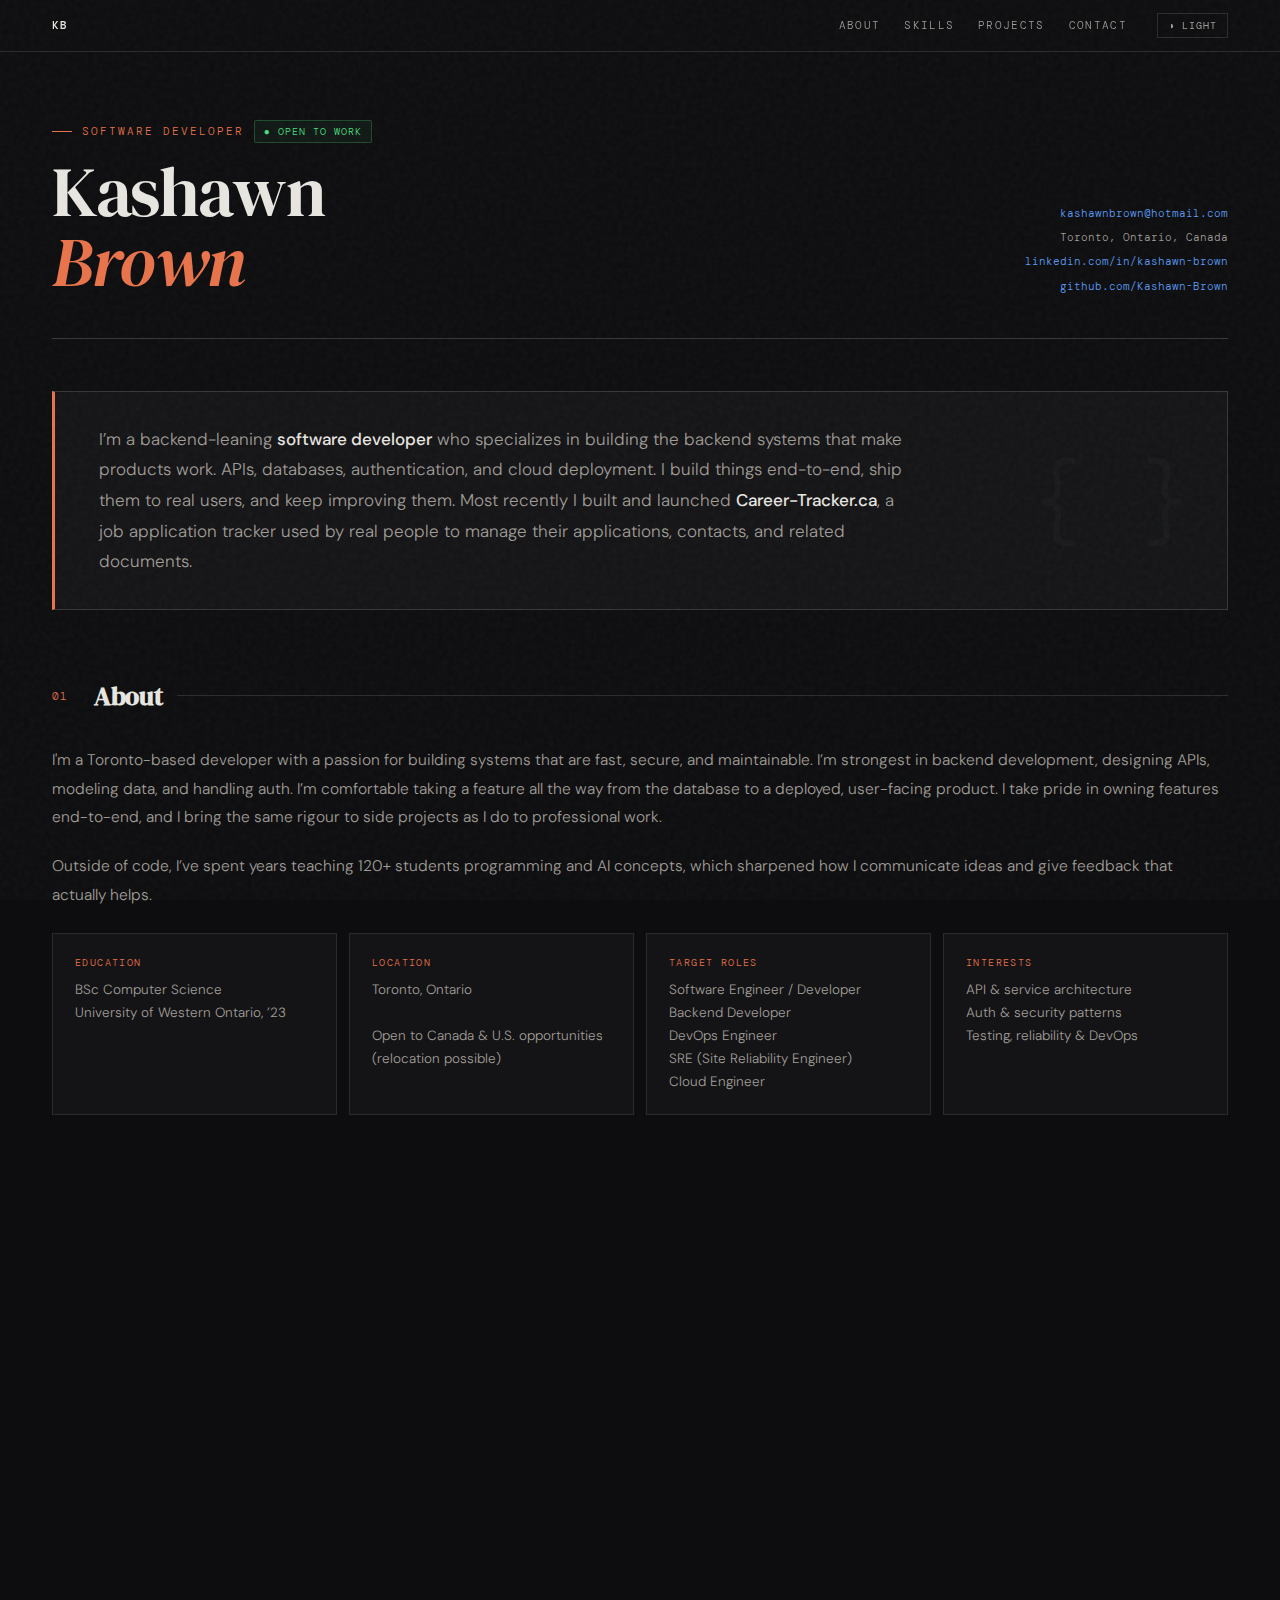
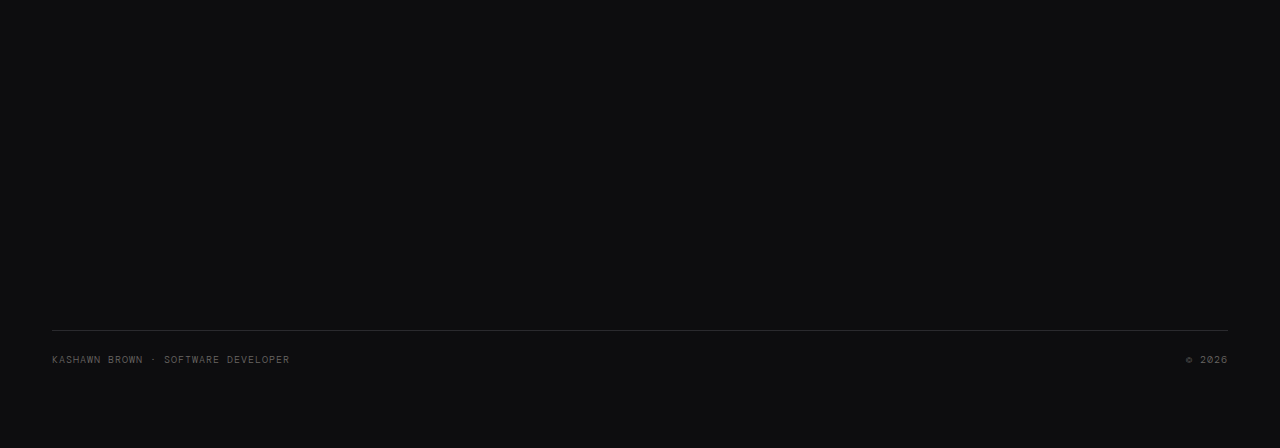
<file: index.html>
<!DOCTYPE html>
<html lang="en" data-theme="dark">
<head>
  <meta charset="UTF-8"/>
  <meta name="viewport" content="width=device-width, initial-scale=1.0"/>
  <title>Kashawn Brown &mdash; Software Developer</title>
  <link rel="stylesheet" href="styles.css"/>
</head>
<body>

<nav>
  <a href="#top" class="nav-name">KB</a>
  <div class="nav-links">
    <a href="#about">About</a>
    <a href="#skills">Skills</a>
    <a href="#projects">Projects</a>
    <a href="#contact">Contact</a>
    <button id="theme-toggle">&#9685; Light</button>
  </div>
</nav>

<div class="page">

  <!-- HEADER -->
  <header class="header" id="top" data-section="top">
    <div>
      <div class="header-label">
        Software Developer
        <span class="open-badge">&#9679; Open to Work</span>
      </div>
      <div class="header-name">Kashawn<br/><em>Brown</em></div>
    </div>
    <div class="header-meta">
      <a href="mailto:kashawnbrown@hotmail.com">kashawnbrown@hotmail.com</a>
      Toronto, Ontario, Canada<br/>
      <a href="https://linkedin.com/in/kashawn-brown/">linkedin.com/in/kashawn-brown</a>
      <a href="https://github.com/Kashawn-Brown">github.com/Kashawn-Brown</a>
    </div>
  </header>

  <!-- INTRO -->
  <div class="intro-banner fade-in">
    <p>
      I&rsquo;m a backend-leaning <strong>software developer</strong> who specializes in building the backend systems that make products work.
      APIs, databases, authentication, and cloud deployment. I build things end-to-end, ship them to real users, and keep improving them. 
      Most recently I built and launched <strong>Career-Tracker.ca</strong>, a job application tracker used by real people to manage their applications, contacts, and related documents.
    </p>
  </div>

  <!-- ABOUT -->
  <div class="section fade-in" id="about" data-section="about">
    <div class="section-header">
      <span class="section-num">01</span>
      <h2 class="section-title">About</h2>
      <div class="section-rule"></div>
    </div>
    
    <p class="section-prose">
      I'm a Toronto-based developer with a passion for building systems that are fast, secure, and maintainable. 
      I&rsquo;m strongest in backend development, designing APIs, modeling data, and handling auth.
      I&rsquo;m comfortable taking a feature all the way from the database to a deployed, user-facing product.
      I take pride in owning features end-to-end, and I bring the same rigour to side projects as I do to professional work.
    </p>
    
    <p class="section-prose">
      Outside of code, I&rsquo;ve spent years teaching 120+ students programming and AI concepts, 
      which sharpened how I communicate ideas and give feedback that actually helps.
    </p>

    <div class="about-grid">
      <div class="about-block">
        <div class="about-block-label">Education</div>
        <div class="about-block-value">BSc Computer Science<br/>University of Western Ontario, &rsquo;23</div>
      </div>
      <div class="about-block">
        <div class="about-block-label">Location</div>
        <div class="about-block-value">Toronto, Ontario<br/><br/>Open to Canada & U.S. opportunities (relocation possible)</div>
      </div>
      <div class="about-block">
        <div class="about-block-label">Target Roles</div>
        <div class="about-block-value">Software Engineer / Developer<br/>Backend Developer<br/>DevOps Engineer <br/>SRE (Site Reliability Engineer)<br/>Cloud Engineer</div>
      </div>
      <div class="about-block">
        <div class="about-block-label">Interests</div>
        <div class="about-block-value">API &amp; service architecture<br/>Auth &amp; security patterns<br/>Testing, reliability &amp; DevOps</div>
      </div>
    </div>
  </div>

  <!-- SKILLS -->
  <div class="section fade-in" id="skills" data-section="skills">
    <div class="section-header">
      <span class="section-num">02</span>
      <h2 class="section-title">Technical Skills</h2>
      <div class="section-rule"></div>
    </div>
    <div class="skills-grid">
      <div class="skill-block">
        <div class="skill-block-label">Languages</div>
        <div class="skill-block-tags">Java, TypeScript, JavaScript, Python, C#, SQL</div>
      </div>
      <div class="skill-block">
        <div class="skill-block-label">Backend</div>
        <div class="skill-block-tags">Spring Boot, Node.js (Fastify / Express), REST APIs, JWT &amp; Auth workflows</div>
      </div>
      <div class="skill-block">
        <div class="skill-block-label">Data</div>
        <div class="skill-block-tags">PostgreSQL, MongoDB, Prisma, Redis</div>
      </div>
      <div class="skill-block">
        <div class="skill-block-label">DevOps &amp; Cloud</div>
        <div class="skill-block-tags">Docker, GCP (Cloud Run, Cloud Build, Cloud SQL), AWS (EC2), GitHub Actions CI/CD, Vercel</div>
      </div>
      <div class="skill-block">
        <div class="skill-block-label">Frontend (Supporting)</div>
        <div class="skill-block-tags">React, Next.js, HTML / CSS</div>
      </div>
      <div class="skill-block">
        <div class="skill-block-label">Testing &amp; Quality</div>
        <div class="skill-block-tags">Jest, JUnit / Mockito, integration tests, k6 load testing, Swagger / OpenAPI</div>
      </div>
    </div>
  </div>

  <!-- PROJECTS -->
  <div class="section fade-in" id="projects" data-section="projects">
    <div class="section-header">
      <span class="section-num">03</span>
      <h2 class="section-title">Projects</h2>
      <div class="section-rule"></div>
    </div>
    <div class="projects-list">

      <!-- Career-Tracker -->
      <div class="project-card">
        <div class="project-visual">
          <img class="project-screenshot" src="preview-images/Career-TrackerPreview.png" alt="Career-Tracker preview" loading="lazy"/>        
        </div>
        <div class="project-body">
          <div class="project-type">SaaS Web App &middot; Live &amp; In Use</div>
          <div class="project-header">
            <div class="project-title">Career-Tracker.ca</div>
            <a class="project-link" href="https://career-tracker.ca" target="_blank" rel="noopener noreferrer">&#8599; Live Site</a>
          </div>
          <p class="project-one-liner">
            An application tracking tool I built to replace common spreadsheets that routinely start breaking down at scale.
            Paste a job description to generate a structured record automatically.
            Then attach specific documents &amp; contacts to applications so you always have access to them. 
            Use AI to help evaluate your estimated compatibility scoring + helpful guidance based on your resume and the role.
          </p>
          <div class="project-stack">
            <span class="project-tag">TypeScript</span>
            <span class="project-tag">Fastify</span>
            <span class="project-tag">Next.js</span>
            <span class="project-tag">PostgreSQL</span>
            <span class="project-tag">Prisma</span>
            <span class="project-tag">Redis</span>
            <span class="project-tag">GCP</span>
            <span class="project-tag">OpenAI API</span>
          </div>
          <ul class="project-bullets">
            <li>JWT auth with rotating sessions, CSRF protection, Redis rate limiting &amp; Google OAuth &mdash; security baked in from day one</li>
            <li>Deployed on GCP: Cloud Run, Cloud Build, Cloud SQL, Secret Manager</li>
            <li>Used daily by real people &mdash; iterated based on actual feedback</li>
          </ul>
        </div>
      </div>

      <!-- MicroFlix -->
      <div class="project-card">
        <div class="project-visual">
          <img class="project-screenshot" src="preview-images/MicroFlixPreview.png" alt="MicroFlix preview" loading="lazy"/>        
        </div>
        <div class="project-body">
          <div class="project-type">Microservices Platform &middot; Architecture Study</div>
          <div class="project-header">
            <div class="project-title">MicroFlix</div>
            <span class="project-no-link">Not Currently Hosted</span>
          </div>
          <p class="project-one-liner">
            An IMDb-style movie discovery platform built to practice production-style backend architecture:
  independent services with clear boundaries that communicate cleanly and deploy independently.
          </p>
          <div class="project-stack">
            <span class="project-tag">Java</span>
            <span class="project-tag">Spring Boot</span>
            <span class="project-tag">Eureka</span>
            <span class="project-tag">Next.js</span>
            <span class="project-tag">PostgreSQL</span>
            <span class="project-tag">Docker</span>
            <span class="project-tag">AWS EC2</span>
          </div>
          <ul class="project-bullets">
            <li>Service discovery via Eureka; stateless JWT auth; each service independently deployable</li>
            <li>PostgreSQL index tuning via EXPLAIN ANALYZE lifted throughput from ~200 &rarr; ~550 req/s at 20 concurrent users</li>
            <li>Containerized with Docker; GitHub Actions CI builds &amp; pushes images on every merge; deployed on AWS EC2</li>
          </ul>
        </div>
      </div>

    </div>
  </div>

  <!-- WHAT I BRING -->
  <div class="section fade-in">
    <div class="section-header">
      <span class="section-num">04</span>
      <h2 class="section-title">What I Bring</h2>
      <div class="section-rule"></div>
    </div>
    <div class="bring-list">
      
      <div class="bring-item">
        <div class="bring-item-dot"></div>
        <span>
          <strong>Full ownership & shipping</strong> &mdash; 
          Built, deployed, monitored, and maintained production apps solo. I can take a product from idea to deployed and used.
        </span>
      </div>

      <div class="bring-item">
        <div class="bring-item-dot"></div>
        <span><strong>Backend foundations</strong> &mdash; 
          APIs, data models, and auth are where I thrive. I design for correctness and maintainability, not just the happy path.
        </span>
      </div>

      <div class="bring-item">
        <div class="bring-item-dot"></div>
        <span><strong>Security-first thinking</strong> &mdash; 
          Auth, CSRF protection, hashed storage, and rate limiting are part of the design from day one, not afterthoughts.
        </span>
      </div>

      <div class="bring-item">
        <div class="bring-item-dot"></div>
        <span><strong>Performance engineering</strong> &mdash; 
          Load testing (k6), query analysis (EXPLAIN ANALYZE), and integration tests before shipping. I iterate until numbers improve.
        </span>
      </div>

      <div class="bring-item">
        <div class="bring-item-dot"></div>
        <span><strong>AI integration experience</strong> &mdash; 
          Production-tested LLM features (OpenAI API) with structured outputs and server-side validation.
        </span>
      </div>

      <div class="bring-item">
        <div class="bring-item-dot"></div>
        <span><strong>Persistence</strong> &mdash; 
          Once I commit to something, I&rsquo;m consistent until it&rsquo;s done and done well.
        </span>
      </div>

      <div class="bring-item">
        <div class="bring-item-dot"></div>
        <span><strong>Clear communication</strong> &mdash; 
          Taught 120+ students, built curriculas from scratch, wrote detailed code-review rationales. I can explain technical work to anyone.
        </span>
      </div>
    </div>
  </div>

  <!-- CTA -->
  <div class="cta fade-in" id="contact" data-section="contact">
    <div class="cta-text">Let&rsquo;s build something <em>reliable</em> together &mdash; I&rsquo;d love to connect.</div>
    <div class="cta-contact">
      <a href="mailto:kashawnbrown@hotmail.com">kashawnbrown@hotmail.com</a>
      <a href="https://linkedin.com/in/kashawn-brown/">LinkedIn</a>
      <a href="https://github.com/Kashawn-Brown">GitHub</a>
    </div>
  </div>

  <div class="footer">
    <span>KASHAWN BROWN &middot; SOFTWARE DEVELOPER</span>
    <span>&copy; 2026</span>
  </div>

</div>

<script src="script.js"></script>
</body>
</html>
</file>
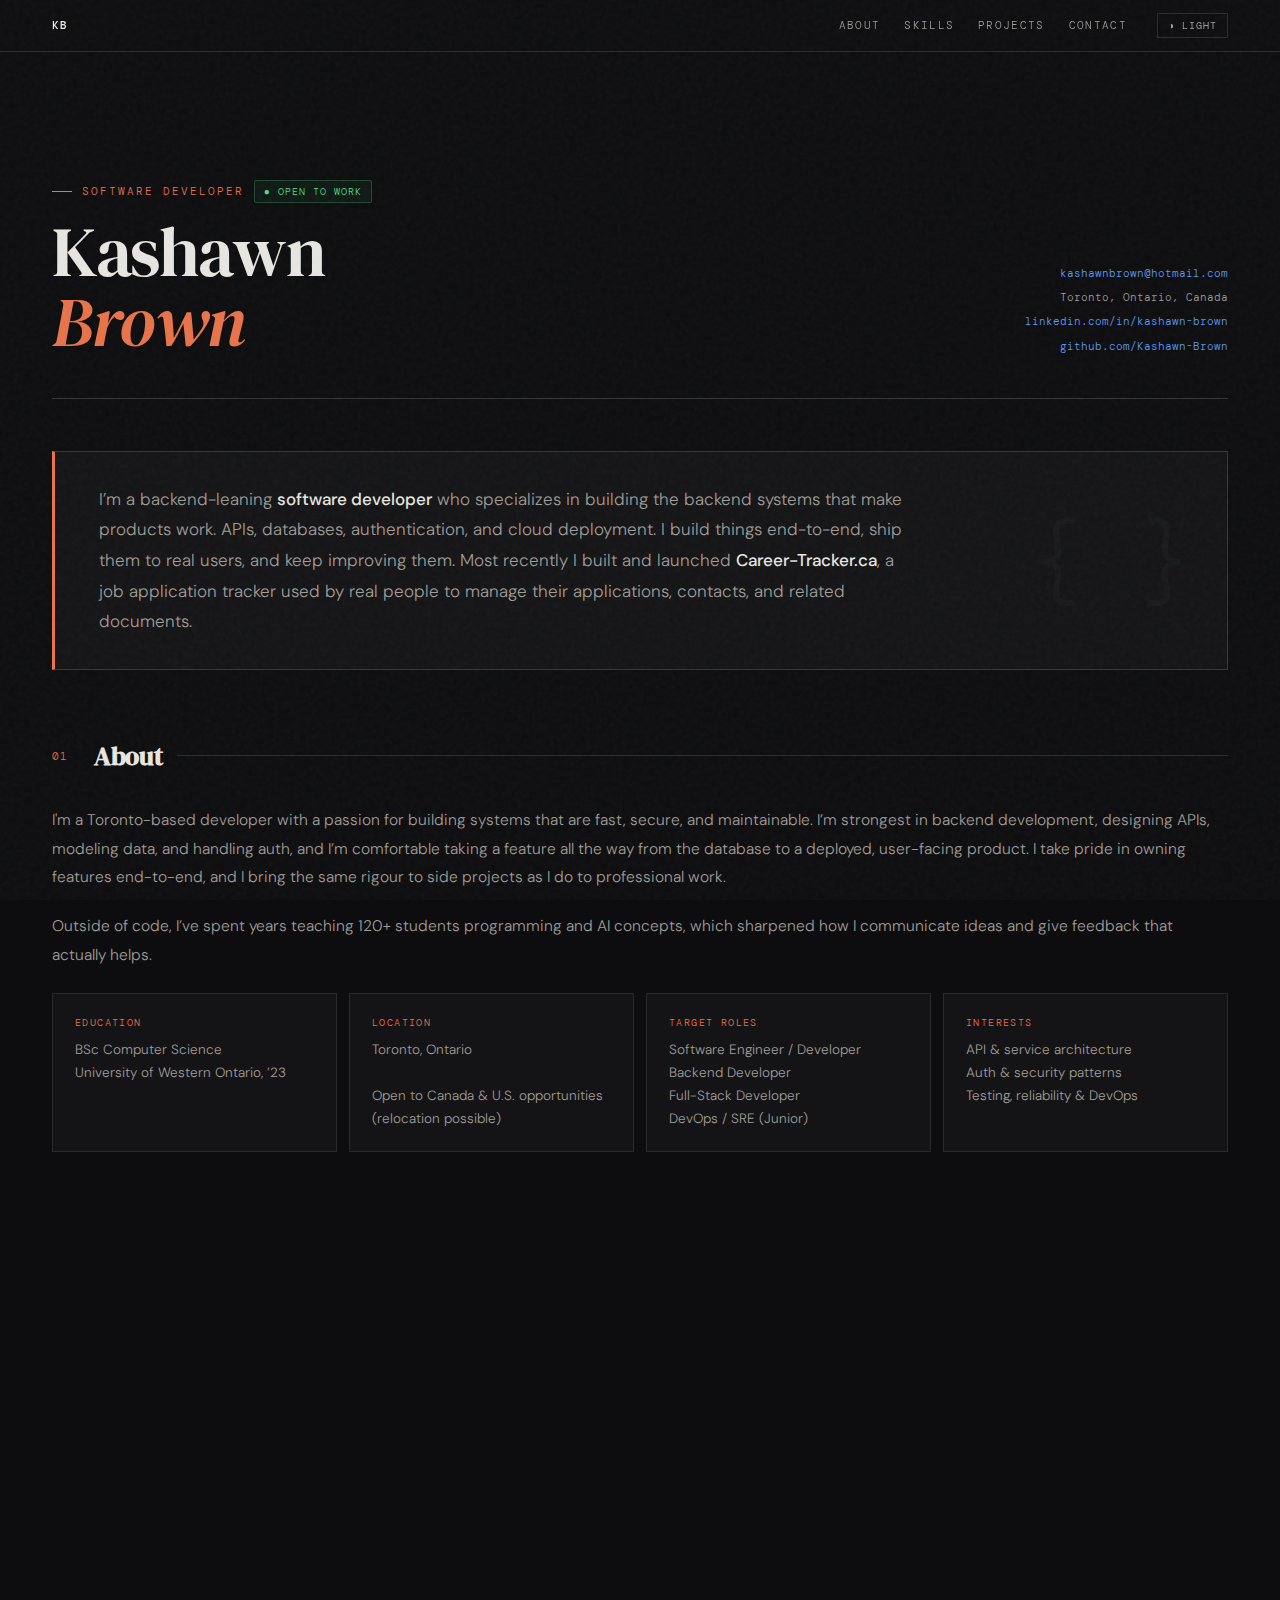
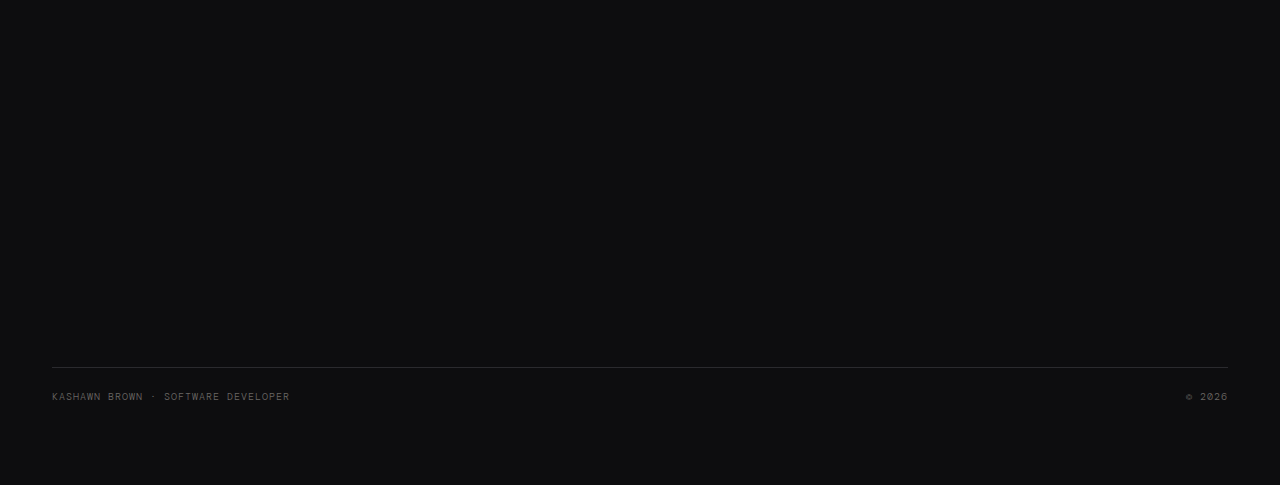
<file: test/index.html>
<!DOCTYPE html>
<html lang="en" data-theme="dark">
<head>
  <meta charset="UTF-8"/>
  <meta name="viewport" content="width=device-width, initial-scale=1.0"/>
  <title>Kashawn Brown &mdash; Software Developer</title>
  <link rel="stylesheet" href="styles.css"/>
</head>
<body>

<nav>
  <a href="#top" class="nav-name">KB</a>
  <div class="nav-links">
    <a href="#about">About</a>
    <a href="#skills">Skills</a>
    <a href="#projects">Projects</a>
    <a href="#contact">Contact</a>
    <button id="theme-toggle">&#9685; Light</button>
  </div>
</nav>

<div class="page">

  <!-- HEADER -->
  <header class="header" id="top" data-section="top">
    <div>
      <div class="header-label">
        Software Developer
        <span class="open-badge">&#9679; Open to Work</span>
      </div>
      <div class="header-name">Kashawn<br/><em>Brown</em></div>
    </div>
    <div class="header-meta">
      <a href="mailto:kashawnbrown@hotmail.com">kashawnbrown@hotmail.com</a>
      Toronto, Ontario, Canada<br/>
      <a href="https://linkedin.com/in/kashawn-brown/">linkedin.com/in/kashawn-brown</a>
      <a href="https://github.com/Kashawn-Brown">github.com/Kashawn-Brown</a>
    </div>
  </header>

  <!-- INTRO -->
  <div class="intro-banner fade-in">
    <p>
      I&rsquo;m a backend-leaning <strong>software developer</strong> who specializes in building the backend systems that make products work.
      APIs, databases, authentication, and cloud deployment. I build things end-to-end, ship them to real users, and keep improving them. 
      Most recently I built and launched <strong>Career-Tracker.ca</strong>, a job application tracker used by real people to manage their applications, contacts, and related documents.
    </p>
  </div>

  <!-- ABOUT -->
  <div class="section fade-in" id="about" data-section="about">
    <div class="section-header">
      <span class="section-num">01</span>
      <h2 class="section-title">About</h2>
      <div class="section-rule"></div>
    </div>
    
    <p class="section-prose">
      I'm a Toronto-based developer with a passion for building systems that are fast, secure, and maintainable. 
      I&rsquo;m strongest in backend development, designing APIs, modeling data, and handling auth,
      and I&rsquo;m comfortable taking a feature all the way from the database to a deployed, user-facing product.
      I take pride in owning features end-to-end, and I bring the same rigour to side projects as I do to professional work.
    </p>
    
    <p class="section-prose">
      Outside of code, I&rsquo;ve spent years teaching 120+ students programming and AI concepts, 
      which sharpened how I communicate ideas and give feedback that actually helps.
    </p>

    <div class="about-grid">
      <div class="about-block">
        <div class="about-block-label">Education</div>
        <div class="about-block-value">BSc Computer Science<br/>University of Western Ontario, &rsquo;23</div>
      </div>
      <div class="about-block">
        <div class="about-block-label">Location</div>
        <div class="about-block-value">Toronto, Ontario<br/><br/>Open to Canada & U.S. opportunities (relocation possible)</div>
      </div>
      <div class="about-block">
        <div class="about-block-label">Target Roles</div>
        <div class="about-block-value">Software Engineer / Developer<br/>Backend Developer<br/>Full-Stack Developer<br/>DevOps / SRE (Junior)</div>
      </div>
      <div class="about-block">
        <div class="about-block-label">Interests</div>
        <div class="about-block-value">API &amp; service architecture<br/>Auth &amp; security patterns<br/>Testing, reliability &amp; DevOps</div>
      </div>
    </div>
  </div>

  <!-- SKILLS -->
  <div class="section fade-in" id="skills" data-section="skills">
    <div class="section-header">
      <span class="section-num">02</span>
      <h2 class="section-title">Technical Skills</h2>
      <div class="section-rule"></div>
    </div>
    <div class="skills-grid">
      <div class="skill-block">
        <div class="skill-block-label">Languages</div>
        <div class="skill-block-tags">Java, TypeScript, JavaScript, Python, C#, SQL</div>
      </div>
      <div class="skill-block">
        <div class="skill-block-label">Backend</div>
        <div class="skill-block-tags">Spring Boot, Node.js (Fastify / Express), REST APIs, JWT &amp; Auth workflows</div>
      </div>
      <div class="skill-block">
        <div class="skill-block-label">Data</div>
        <div class="skill-block-tags">PostgreSQL, MongoDB, Prisma, Redis</div>
      </div>
      <div class="skill-block">
        <div class="skill-block-label">DevOps &amp; Cloud</div>
        <div class="skill-block-tags">Docker, GCP (Cloud Run, Cloud Build, Cloud SQL), AWS (EC2), GitHub Actions CI/CD, Vercel</div>
      </div>
      <div class="skill-block">
        <div class="skill-block-label">Frontend (Supporting)</div>
        <div class="skill-block-tags">React, Next.js, HTML / CSS</div>
      </div>
      <div class="skill-block">
        <div class="skill-block-label">Testing &amp; Quality</div>
        <div class="skill-block-tags">Jest, JUnit / Mockito, integration tests, k6 load testing, Swagger / OpenAPI</div>
      </div>
    </div>
  </div>

  <!-- PROJECTS -->
  <div class="section fade-in" id="projects" data-section="projects">
    <div class="section-header">
      <span class="section-num">03</span>
      <h2 class="section-title">Projects</h2>
      <div class="section-rule"></div>
    </div>
    <div class="projects-list">

      <!-- Career-Tracker -->
      <div class="project-card">
        <div class="project-visual">
          <img class="project-screenshot" src="../Career-TrackerPreview.png" alt="Career-Tracker preview" loading="lazy"/>        
        </div>
        <div class="project-body">
          <div class="project-type">SaaS Web App &middot; Live &amp; In Use</div>
          <div class="project-header">
            <div class="project-title">Career-Tracker.ca</div>
            <a class="project-link" href="https://career-tracker.ca" target="_blank" rel="noopener noreferrer">&#8599; Live Site</a>
          </div>
          <p class="project-one-liner">
            An application tracking tool I built to replace common spreadsheets that routinely start breaking down at scale.
            Paste a job description to generate a structured record automatically.
            Then attach specific documents &amp; contacts to applications so you always have access to them. 
            Use AI to help evaluate your estimated compatibility scoring + helpful guidance based on your resume and the role.
          </p>
          <div class="project-stack">
            <span class="project-tag">TypeScript</span>
            <span class="project-tag">Fastify</span>
            <span class="project-tag">Next.js</span>
            <span class="project-tag">PostgreSQL</span>
            <span class="project-tag">Prisma</span>
            <span class="project-tag">Redis</span>
            <span class="project-tag">GCP</span>
            <span class="project-tag">OpenAI API</span>
          </div>
          <ul class="project-bullets">
            <li>JWT auth with rotating sessions, CSRF protection, Redis rate limiting &amp; Google OAuth &mdash; security baked in from day one</li>
            <li>Deployed on GCP: Cloud Run, Cloud Build, Cloud SQL, Secret Manager</li>
            <li>Used daily by real people &mdash; iterated based on actual feedback</li>
          </ul>
        </div>
      </div>

      <!-- MicroFlix -->
      <div class="project-card">
        <div class="project-visual">
          <img class="project-screenshot" src="../MicroFlixPreview.png" alt="MicroFlix preview" loading="lazy"/>        
        </div>
        <div class="project-body">
          <div class="project-type">Microservices Platform &middot; Architecture Study</div>
          <div class="project-header">
            <div class="project-title">MicroFlix</div>
            <span class="project-no-link">Not Currently Hosted</span>
          </div>
          <p class="project-one-liner">
            An IMDb-style movie discovery platform built to practice production-style backend architecture:
  independent services with clear boundaries that communicate cleanly and deploy independently.
          </p>
          <div class="project-stack">
            <span class="project-tag">Java</span>
            <span class="project-tag">Spring Boot</span>
            <span class="project-tag">Eureka</span>
            <span class="project-tag">Next.js</span>
            <span class="project-tag">PostgreSQL</span>
            <span class="project-tag">Docker</span>
            <span class="project-tag">AWS EC2</span>
          </div>
          <ul class="project-bullets">
            <li>Service discovery via Eureka; stateless JWT auth; each service independently deployable</li>
            <li>PostgreSQL index tuning via EXPLAIN ANALYZE lifted throughput from ~200 &rarr; ~550 req/s at 20 concurrent users</li>
            <li>Containerized with Docker; GitHub Actions CI builds &amp; pushes images on every merge; deployed on AWS EC2</li>
          </ul>
        </div>
      </div>

    </div>
  </div>

  <!-- WHAT I BRING -->
  <div class="section fade-in">
    <div class="section-header">
      <span class="section-num">04</span>
      <h2 class="section-title">What I Bring</h2>
      <div class="section-rule"></div>
    </div>
    <div class="bring-list">
      
      <div class="bring-item">
        <div class="bring-item-dot"></div>
        <span>
          <strong>Full ownership & shipping</strong> &mdash; 
          Built, deployed, monitored, and maintained production apps solo. I can take a product from idea to deployed and used.
        </span>
      </div>

      <div class="bring-item">
        <div class="bring-item-dot"></div>
        <span><strong>Backend foundations</strong> &mdash; 
          APIs, data models, and auth are where I thrive. I design for correctness and maintainability, not just the happy path.
        </span>
      </div>

      <div class="bring-item">
        <div class="bring-item-dot"></div>
        <span><strong>Security-first thinking</strong> &mdash; 
          Auth, CSRF protection, hashed storage, and rate limiting are part of the design from day one, not afterthoughts.
        </span>
      </div>

      <div class="bring-item">
        <div class="bring-item-dot"></div>
        <span><strong>Performance engineering</strong> &mdash; 
          Load testing (k6), query analysis (EXPLAIN ANALYZE), and integration tests before shipping. I iterate until numbers improve.
        </span>
      </div>

      <div class="bring-item">
        <div class="bring-item-dot"></div>
        <span><strong>AI integration experience</strong> &mdash; 
          Production-tested LLM features (OpenAI API) with structured outputs and server-side validation.
        </span>
      </div>

      <div class="bring-item">
        <div class="bring-item-dot"></div>
        <span><strong>Persistence</strong> &mdash; 
          Once I commit to something, I&rsquo;m consistent until it&rsquo;s done and done well.
        </span>
      </div>

      <div class="bring-item">
        <div class="bring-item-dot"></div>
        <span><strong>Clear communication</strong> &mdash; 
          Taught 120+ students, built curriculas from scratch, wrote detailed code-review rationales. I can explain technical work to anyone.
        </span>
      </div>
    </div>
  </div>

  <!-- CTA -->
  <div class="cta fade-in" id="contact" data-section="contact">
    <div class="cta-text">Let&rsquo;s build something <em>reliable</em> together &mdash; I&rsquo;d love to connect.</div>
    <div class="cta-contact">
      <a href="mailto:kashawnbrown@hotmail.com">kashawnbrown@hotmail.com</a>
      <a href="https://linkedin.com/in/kashawn-brown/">LinkedIn</a>
      <a href="https://github.com/Kashawn-Brown">GitHub</a>
    </div>
  </div>

  <div class="footer">
    <span>KASHAWN BROWN &middot; SOFTWARE DEVELOPER</span>
    <span>&copy; 2026</span>
  </div>

</div>

<script src="script.js"></script>
</body>
</html>
</file>
<file: styles.css>
/* ============================================
   KASHAWN BROWN — PORTFOLIO · styles.css
   ============================================ */

@import url('https://fonts.googleapis.com/css2?family=DM+Serif+Display:ital@0;1&family=DM+Mono:wght@400;500&family=DM+Sans:wght@300;400;500&display=swap');

/* ── Dark Theme (default) ── */
:root,
[data-theme="dark"] {
  --bg:          #0d0d0f;
  --surface:     #141416;
  --surface2:    #1c1c1f;
  --border:      #2a2a2e;
  --border2:     #363639;
  --ink:         #e8e6e1;
  --ink2:        #a09d98;
  --ink3:        #6a6764;
  --accent:      #e8734a;
  --accent2:     #5b9cf6;
  --accent-glow: rgba(232,115,74,0.10);
  --nav-bg:      rgba(13,13,15,0.92);
  --grain-op:    1;
}

/* ── Light Theme ── */
[data-theme="light"] {
  --bg:          #f5f2ec;
  --surface:     #edeae3;
  --surface2:    #e3dfd7;
  --border:      #d4cfc6;
  --border2:     #c2bdb4;
  --ink:         #0f0e0d;
  --ink2:        #524f4c;
  --ink3:        #7a7670;
  --accent:      #c45c2e;
  --accent2:     #2e6cc4;
  --accent-glow: rgba(196,92,46,0.08);
  --nav-bg:      rgba(245,242,236,0.93);
  --grain-op:    0.45;
}

/* ── Reset ── */
*, *::before, *::after { box-sizing: border-box; margin: 0; padding: 0; }
html { scroll-behavior: smooth; }

body {
  background: var(--bg);
  color: var(--ink);
  font-family: 'DM Sans', sans-serif;
  font-weight: 300;
  line-height: 1.7;
  min-height: 100vh;
  transition: background 0.3s, color 0.3s;
}

body::before {
  content: '';
  position: fixed;
  inset: 0;
  pointer-events: none;
  z-index: 100;
  opacity: var(--grain-op);
  transition: opacity 0.3s;
  background-image: url("data:image/svg+xml,%3Csvg viewBox='0 0 200 200' xmlns='http://www.w3.org/2000/svg'%3E%3Cfilter id='n'%3E%3CfeTurbulence type='fractalNoise' baseFrequency='0.85' numOctaves='4' stitchTiles='stitch'/%3E%3C/filter%3E%3Crect width='100%25' height='100%25' filter='url(%23n)' opacity='0.04'/%3E%3C/svg%3E");
}

/* ── Layout ── */
.page {
  max-width: 1400px;
  margin: 0 auto;
  padding: 0px 52px 80px;
}

/* ── Nav ── */
nav {
  position: sticky;
  top: 0;
  z-index: 50;
  height: 52px;
  background: var(--nav-bg);
  backdrop-filter: blur(14px);
  -webkit-backdrop-filter: blur(14px);
  border-bottom: 1px solid var(--border);
  padding: 0 52px;
  display: flex;
  justify-content: space-between;
  align-items: center;
  font-family: 'DM Mono', monospace;
  font-size: 11px;
  letter-spacing: 0.12em;
  transition: background 0.3s, border-color 0.3s;
}
nav .nav-name {
  font-weight: 500;
  color: var(--ink);
  text-decoration: none;
  transition: color 0.2s;
}
nav .nav-name:hover { color: var(--accent); }
nav .nav-links { display: flex; align-items: center; gap: 24px; }
nav .nav-links a {
  color: var(--ink2);
  text-decoration: none;
  text-transform: uppercase;
  letter-spacing: 0.12em;
  transition: color 0.2s;
}
nav .nav-links a:hover,
nav .nav-links a.active { color: var(--accent); }

#theme-toggle {
  font-family: 'DM Mono', monospace;
  font-size: 10px;
  letter-spacing: 0.1em;
  text-transform: uppercase;
  color: var(--ink2);
  background: none;
  border: 1px solid var(--border);
  padding: 5px 10px;
  cursor: pointer;
  transition: color 0.2s, border-color 0.2s;
  margin-left: 6px;
}
#theme-toggle:hover { color: var(--accent); border-color: var(--accent); }

/* ── Header ── */
.header {
  display: grid;
  grid-template-columns: 1fr auto;
  align-items: end;
  gap: 24px;
  padding: 68px 0 40px;
  border-bottom: 1px solid var(--border2);
  margin-bottom: 52px;
  animation: fadeUp 0.7s ease both;
}
.header-label {
  font-family: 'DM Mono', monospace;
  font-size: 11px;
  letter-spacing: 0.18em;
  text-transform: uppercase;
  color: var(--accent);
  margin-bottom: 14px;
  display: flex;
  align-items: center;
  gap: 10px;
  flex-wrap: wrap;
}
.header-label::before {
  content: '';
  display: inline-block;
  width: 20px;
  height: 1px;
  background: var(--accent);
}
.open-badge {
  font-family: 'DM Mono', monospace;
  font-size: 10px;
  letter-spacing: 0.1em;
  text-transform: uppercase;
  color: #4ade80;
  border: 1px solid #4ade8040;
  padding: 2px 9px;
  border-radius: 2px;
  background: #4ade800e;
}
.header-name {
  font-family: 'DM Serif Display', serif;
  font-size: clamp(44px, 5.5vw, 72px);
  line-height: 1.0;
  letter-spacing: -0.02em;
  color: var(--ink);
}
.header-name em { font-style: italic; color: var(--accent); }

.header-meta {
  text-align: right;
  font-family: 'DM Mono', monospace;
  font-size: 11px;
  color: var(--ink2);
  line-height: 2.2;
}
.header-meta a {
  color: var(--accent2);
  text-decoration: none;
  display: block;
  transition: color 0.2s;
}
.header-meta a:hover { color: var(--accent); }

/* ── Intro Banner ── */
.intro-banner {
  background: var(--surface);
  border: 1px solid var(--border2);
  border-left: 3px solid var(--accent);
  padding: 32px 44px;
  margin-bottom: 64px;
  position: relative;
  overflow: hidden;
  animation: fadeUp 0.7s 0.1s ease both;
  transition: background 0.3s, border-color 0.3s;
}
.intro-banner::after {
  content: '{ }';
  position: absolute;
  right: 36px;
  top: 50%;
  transform: translateY(-50%);
  font-family: 'DM Mono', monospace;
  font-size: 88px;
  color: var(--ink);
  opacity: 0.025;
  pointer-events: none;
  line-height: 1;
}
.intro-banner p {
  font-size: 17px;
  font-weight: 300;
  line-height: 1.8;
  color: var(--ink2);
  max-width: 820px;
}
.intro-banner p strong { font-weight: 500; color: var(--ink); }

/* ── Section Shell ── */
.section { margin-bottom: 72px; }

.section-header {
  display: flex;
  align-items: center;
  gap: 14px;
  margin-bottom: 28px;
}
.section-num {
  font-family: 'DM Mono', monospace;
  font-size: 11px;
  color: var(--accent);
  letter-spacing: 0.12em;
  min-width: 28px;
}
.section-title {
  font-family: 'DM Serif Display', serif;
  font-size: 26px;
  letter-spacing: -0.01em;
  color: var(--ink);
}
.section-rule { flex: 1; height: 1px; background: var(--border); }

.section-prose {
  color: var(--ink2);
  font-size: 15.5px;
  line-height: 1.85;
  margin-bottom: 20px;
}

/* ── About Cards (full-width grid, with hover effect) ── */
.about-grid {
  display: grid;
  grid-template-columns: repeat(4, 1fr);
  gap: 12px;
  margin-top: 24px;
}
.about-block {
  background: var(--surface);
  border: 1px solid var(--border);
  padding: 20px 22px;
  transition: border-color 0.2s, transform 0.2s, background 0.2s;
}
.about-block:hover {
  border-color: var(--accent);
  background: var(--surface2);
  transform: translateY(-2px);
}
.about-block-label {
  font-family: 'DM Mono', monospace;
  font-size: 10px;
  letter-spacing: 0.14em;
  text-transform: uppercase;
  color: var(--accent);
  margin-bottom: 8px;
}
.about-block-value {
  font-size: 13.5px;
  color: var(--ink2);
  line-height: 1.7;
}

/* ── Skills Grid ── */
.skills-grid {
  display: grid;
  grid-template-columns: repeat(auto-fill, minmax(400px, 1fr));
  gap: 10px;
}
.skill-block {
  background: var(--surface);
  border: 1px solid var(--border);
  padding: 16px 20px;
  transition: border-color 0.2s, transform 0.2s, background 0.2s;
}
.skill-block:hover {
  border-color: var(--accent);
  background: var(--surface2);
  transform: translateY(-2px);
}
.skill-block-label {
  font-family: 'DM Mono', monospace;
  font-size: 10px;
  letter-spacing: 0.14em;
  text-transform: uppercase;
  color: var(--accent);
  margin-bottom: 8px;
}
.skill-block-tags {
  font-size: 13.5px;
  color: var(--ink2);
  line-height: 1.7;
}

/* ── Projects — Full-width 2-panel ── */
.projects-list { display: grid; gap: 2px; }

.project-card {
  display: grid;
  grid-template-columns: 1fr 1fr;
  border: 1px solid var(--border);
  background: var(--surface);
  overflow: hidden;
  transition: border-color 0.25s, box-shadow 0.25s, background 0.3s;
  min-height: 320px;
}
.project-card:hover {
  border-color: var(--accent2);
  box-shadow: 0 8px 40px rgba(0,0,0,0.22);
}

/* Flip layout for even cards */
.project-card:nth-child(even) {
  grid-template-columns: 1fr 1fr;
  direction: rtl;
}
.project-card:nth-child(even) > * { direction: ltr; }

/* Screenshot panel */
.project-visual {
  overflow: hidden;
  background: var(--surface2);
  border-right: 1px solid var(--border);
  position: relative;
}
.project-card:nth-child(even) .project-visual {
  border-right: none;
  border-left: 1px solid var(--border);
}

.project-screenshot {
  width: 100%;
  height: 100%;
  object-fit: cover;
  object-position: top center;
  display: block;
  transition: transform 0.5s ease;
}
.project-card:hover .project-screenshot {
  transform: scale(1.04) translateY(-2px);
}

/* Info panel */
.project-body {
  padding: 36px 40px;
  display: flex;
  flex-direction: column;
  justify-content: center;
}

.project-type {
  font-family: 'DM Mono', monospace;
  font-size: 10px;
  letter-spacing: 0.14em;
  text-transform: uppercase;
  color: var(--accent);
  margin-bottom: 10px;
}

.project-header {
  display: flex;
  justify-content: space-between;
  align-items: flex-start;
  gap: 12px;
  margin-bottom: 8px;
}
.project-title {
  font-family: 'DM Serif Display', serif;
  font-size: 26px;
  letter-spacing: -0.02em;
  color: var(--ink);
  line-height: 1.1;
}
.project-link {
  font-family: 'DM Mono', monospace;
  font-size: 10px;
  letter-spacing: 0.1em;
  text-transform: uppercase;
  color: var(--accent2);
  text-decoration: none;
  border: 1px solid var(--accent2);
  padding: 5px 10px;
  white-space: nowrap;
  transition: background 0.2s, color 0.2s;
  flex-shrink: 0;
  align-self: flex-start;
  margin-top: 6px;
}
.project-link:hover { background: var(--accent2); color: #fff; }
.project-no-link {
  font-family: 'DM Mono', monospace;
  font-size: 10px;
  letter-spacing: 0.1em;
  text-transform: uppercase;
  color: var(--border2);
  border: 1px solid var(--border);
  padding: 5px 10px;
  white-space: nowrap;
  flex-shrink: 0;
  align-self: flex-start;
  margin-top: 6px;
}

.project-one-liner {
  font-size: 14.5px;
  color: var(--ink2);
  line-height: 1.7;
  margin-bottom: 18px;
}

.project-stack {
  display: flex;
  flex-wrap: wrap;
  gap: 5px;
  margin-bottom: 20px;
}
.project-tag {
  font-family: 'DM Mono', monospace;
  font-size: 10px;
  background: var(--surface2);
  border: 1px solid var(--border);
  padding: 3px 8px;
  color: var(--ink2);
  letter-spacing: 0.04em;
  transition: background 0.3s;
}

.project-bullets {
  list-style: none;
  padding: 0;
  display: grid;
  gap: 8px;
  margin-top: auto;
}
.project-bullets li {
  font-size: 13.5px;
  color: var(--ink3);
  display: flex;
  gap: 10px;
  line-height: 1.65;
}
.project-bullets li::before {
  content: "→";
  color: var(--accent);
  font-family: 'DM Mono', monospace;
  flex-shrink: 0;
}

/* ── What I Bring ── */
.bring-list { display: grid; gap: 10px; }
.bring-item {
  display: flex;
  gap: 14px;
  align-items: start;
  padding: 16px 22px;
  border-left: 2px solid var(--accent);
  background: var(--surface);
  border-top: 1px solid var(--border);
  border-right: 1px solid var(--border);
  border-bottom: 1px solid var(--border);
  font-size: 15px;
  line-height: 1.65;
  color: var(--ink2);
  transition: border-left-color 0.2s, background 0.2s;
}
.bring-item:hover {
  background: var(--surface2);
  border-left-color: var(--accent2);
}
.bring-item strong { color: var(--ink); font-weight: 500; }
.bring-item-dot {
  width: 5px;
  height: 5px;
  background: var(--accent);
  border-radius: 50%;
  margin-top: 10px;
  flex-shrink: 0;
}

/* ── CTA ── */
.cta {
  background: var(--surface);
  border: 1px solid var(--border2);
  border-top: 2px solid var(--accent);
  padding: 44px 48px;
  display: grid;
  grid-template-columns: 1fr auto;
  align-items: center;
  gap: 36px;
  box-shadow: 0 0 80px var(--accent-glow);
  transition: background 0.3s, border-color 0.3s;
}
.cta-text {
  font-family: 'DM Serif Display', serif;
  font-size: 26px;
  line-height: 1.35;
  color: var(--ink);
}
.cta-text em { font-style: italic; color: var(--accent); }
.cta-contact {
  display: flex;
  flex-direction: column;
  gap: 10px;
  align-items: flex-end;
}
.cta-contact a {
  font-family: 'DM Mono', monospace;
  font-size: 12px;
  color: var(--accent2);
  text-decoration: none;
  white-space: nowrap;
  transition: color 0.2s;
}
.cta-contact a:hover { color: var(--accent); }

/* ── Footer ── */
.footer {
  margin-top: 56px;
  padding-top: 20px;
  border-top: 1px solid var(--border);
  display: flex;
  justify-content: space-between;
  font-family: 'DM Mono', monospace;
  font-size: 10px;
  color: var(--ink3);
  letter-spacing: 0.1em;
}

/* ── Animations ── */
@keyframes fadeUp {
  from { opacity: 0; transform: translateY(22px); }
  to   { opacity: 1; transform: translateY(0); }
}
.fade-in {
  opacity: 0;
  transform: translateY(22px);
  transition: opacity 0.65s ease, transform 0.65s ease;
}
.fade-in.visible { opacity: 1; transform: translateY(0); }

/* ── Responsive ── */
@media (max-width: 960px) {
  .project-card,
  .project-card:nth-child(even) {
    grid-template-columns: 1fr;
    direction: ltr;
  }
  .project-visual { height: 220px; border-right: none; border-left: none; border-bottom: 1px solid var(--border); }
  .project-card:nth-child(even) .project-visual { border-left: none; border-bottom: 1px solid var(--border); }
  .about-grid { grid-template-columns: repeat(2, 1fr); }
}
@media (max-width: 640px) {
  .page { padding: 36px 24px 80px; }
  nav { padding: 0 24px; }
  nav .nav-links { gap: 14px; }
  .header { grid-template-columns: 1fr; padding-top: 44px; }
  .header-meta { text-align: left; }
  .cta { grid-template-columns: 1fr; padding: 28px 24px; }
  .cta-contact { align-items: flex-start; }
  .intro-banner { padding: 24px 28px; }
  .about-grid { grid-template-columns: 1fr; }
  .project-body { padding: 24px 24px; }
}
</file>
<file: test/styles.css>
/* ============================================
   KASHAWN BROWN — PORTFOLIO · styles.css
   ============================================ */

@import url('https://fonts.googleapis.com/css2?family=DM+Serif+Display:ital@0;1&family=DM+Mono:wght@400;500&family=DM+Sans:wght@300;400;500&display=swap');

/* ── Dark Theme (default) ── */
:root,
[data-theme="dark"] {
  --bg:          #0d0d0f;
  --surface:     #141416;
  --surface2:    #1c1c1f;
  --border:      #2a2a2e;
  --border2:     #363639;
  --ink:         #e8e6e1;
  --ink2:        #a09d98;
  --ink3:        #6a6764;
  --accent:      #e8734a;
  --accent2:     #5b9cf6;
  --accent-glow: rgba(232,115,74,0.10);
  --nav-bg:      rgba(13,13,15,0.92);
  --grain-op:    1;
}

/* ── Light Theme ── */
[data-theme="light"] {
  --bg:          #f5f2ec;
  --surface:     #edeae3;
  --surface2:    #e3dfd7;
  --border:      #d4cfc6;
  --border2:     #c2bdb4;
  --ink:         #0f0e0d;
  --ink2:        #524f4c;
  --ink3:        #7a7670;
  --accent:      #c45c2e;
  --accent2:     #2e6cc4;
  --accent-glow: rgba(196,92,46,0.08);
  --nav-bg:      rgba(245,242,236,0.93);
  --grain-op:    0.45;
}

/* ── Reset ── */
*, *::before, *::after { box-sizing: border-box; margin: 0; padding: 0; }
html { scroll-behavior: smooth; }

body {
  background: var(--bg);
  color: var(--ink);
  font-family: 'DM Sans', sans-serif;
  font-weight: 300;
  line-height: 1.7;
  min-height: 100vh;
  transition: background 0.3s, color 0.3s;
}

body::before {
  content: '';
  position: fixed;
  inset: 0;
  pointer-events: none;
  z-index: 100;
  opacity: var(--grain-op);
  transition: opacity 0.3s;
  background-image: url("data:image/svg+xml,%3Csvg viewBox='0 0 200 200' xmlns='http://www.w3.org/2000/svg'%3E%3Cfilter id='n'%3E%3CfeTurbulence type='fractalNoise' baseFrequency='0.85' numOctaves='4' stitchTiles='stitch'/%3E%3C/filter%3E%3Crect width='100%25' height='100%25' filter='url(%23n)' opacity='0.04'/%3E%3C/svg%3E");
}

/* ── Layout ── */
.page {
  max-width: 1400px;
  margin: 0 auto;
  padding: 60px 52px 80px;
}

/* ── Nav ── */
nav {
  position: sticky;
  top: 0;
  z-index: 50;
  height: 52px;
  background: var(--nav-bg);
  backdrop-filter: blur(14px);
  -webkit-backdrop-filter: blur(14px);
  border-bottom: 1px solid var(--border);
  padding: 0 52px;
  display: flex;
  justify-content: space-between;
  align-items: center;
  font-family: 'DM Mono', monospace;
  font-size: 11px;
  letter-spacing: 0.12em;
  transition: background 0.3s, border-color 0.3s;
}
nav .nav-name {
  font-weight: 500;
  color: var(--ink);
  text-decoration: none;
  transition: color 0.2s;
}
nav .nav-name:hover { color: var(--accent); }
nav .nav-links { display: flex; align-items: center; gap: 24px; }
nav .nav-links a {
  color: var(--ink2);
  text-decoration: none;
  text-transform: uppercase;
  letter-spacing: 0.12em;
  transition: color 0.2s;
}
nav .nav-links a:hover,
nav .nav-links a.active { color: var(--accent); }

#theme-toggle {
  font-family: 'DM Mono', monospace;
  font-size: 10px;
  letter-spacing: 0.1em;
  text-transform: uppercase;
  color: var(--ink2);
  background: none;
  border: 1px solid var(--border);
  padding: 5px 10px;
  cursor: pointer;
  transition: color 0.2s, border-color 0.2s;
  margin-left: 6px;
}
#theme-toggle:hover { color: var(--accent); border-color: var(--accent); }

/* ── Header ── */
.header {
  display: grid;
  grid-template-columns: 1fr auto;
  align-items: end;
  gap: 24px;
  padding: 68px 0 40px;
  border-bottom: 1px solid var(--border2);
  margin-bottom: 52px;
  animation: fadeUp 0.7s ease both;
}
.header-label {
  font-family: 'DM Mono', monospace;
  font-size: 11px;
  letter-spacing: 0.18em;
  text-transform: uppercase;
  color: var(--accent);
  margin-bottom: 14px;
  display: flex;
  align-items: center;
  gap: 10px;
  flex-wrap: wrap;
}
.header-label::before {
  content: '';
  display: inline-block;
  width: 20px;
  height: 1px;
  background: var(--accent);
}
.open-badge {
  font-family: 'DM Mono', monospace;
  font-size: 10px;
  letter-spacing: 0.1em;
  text-transform: uppercase;
  color: #4ade80;
  border: 1px solid #4ade8040;
  padding: 2px 9px;
  border-radius: 2px;
  background: #4ade800e;
}
.header-name {
  font-family: 'DM Serif Display', serif;
  font-size: clamp(44px, 5.5vw, 72px);
  line-height: 1.0;
  letter-spacing: -0.02em;
  color: var(--ink);
}
.header-name em { font-style: italic; color: var(--accent); }

.header-meta {
  text-align: right;
  font-family: 'DM Mono', monospace;
  font-size: 11px;
  color: var(--ink2);
  line-height: 2.2;
}
.header-meta a {
  color: var(--accent2);
  text-decoration: none;
  display: block;
  transition: color 0.2s;
}
.header-meta a:hover { color: var(--accent); }

/* ── Intro Banner ── */
.intro-banner {
  background: var(--surface);
  border: 1px solid var(--border2);
  border-left: 3px solid var(--accent);
  padding: 32px 44px;
  margin-bottom: 64px;
  position: relative;
  overflow: hidden;
  animation: fadeUp 0.7s 0.1s ease both;
  transition: background 0.3s, border-color 0.3s;
}
.intro-banner::after {
  content: '{ }';
  position: absolute;
  right: 36px;
  top: 50%;
  transform: translateY(-50%);
  font-family: 'DM Mono', monospace;
  font-size: 88px;
  color: var(--ink);
  opacity: 0.025;
  pointer-events: none;
  line-height: 1;
}
.intro-banner p {
  font-size: 17px;
  font-weight: 300;
  line-height: 1.8;
  color: var(--ink2);
  max-width: 820px;
}
.intro-banner p strong { font-weight: 500; color: var(--ink); }

/* ── Section Shell ── */
.section { margin-bottom: 72px; }

.section-header {
  display: flex;
  align-items: center;
  gap: 14px;
  margin-bottom: 28px;
}
.section-num {
  font-family: 'DM Mono', monospace;
  font-size: 11px;
  color: var(--accent);
  letter-spacing: 0.12em;
  min-width: 28px;
}
.section-title {
  font-family: 'DM Serif Display', serif;
  font-size: 26px;
  letter-spacing: -0.01em;
  color: var(--ink);
}
.section-rule { flex: 1; height: 1px; background: var(--border); }

.section-prose {
  color: var(--ink2);
  font-size: 15.5px;
  line-height: 1.85;
  margin-bottom: 20px;
}

/* ── About Cards (full-width grid, with hover effect) ── */
.about-grid {
  display: grid;
  grid-template-columns: repeat(4, 1fr);
  gap: 12px;
  margin-top: 24px;
}
.about-block {
  background: var(--surface);
  border: 1px solid var(--border);
  padding: 20px 22px;
  transition: border-color 0.2s, transform 0.2s, background 0.2s;
}
.about-block:hover {
  border-color: var(--accent);
  background: var(--surface2);
  transform: translateY(-2px);
}
.about-block-label {
  font-family: 'DM Mono', monospace;
  font-size: 10px;
  letter-spacing: 0.14em;
  text-transform: uppercase;
  color: var(--accent);
  margin-bottom: 8px;
}
.about-block-value {
  font-size: 13.5px;
  color: var(--ink2);
  line-height: 1.7;
}

/* ── Skills Grid ── */
.skills-grid {
  display: grid;
  grid-template-columns: repeat(auto-fill, minmax(400px, 1fr));
  gap: 10px;
}
.skill-block {
  background: var(--surface);
  border: 1px solid var(--border);
  padding: 16px 20px;
  transition: border-color 0.2s, transform 0.2s, background 0.2s;
}
.skill-block:hover {
  border-color: var(--accent);
  background: var(--surface2);
  transform: translateY(-2px);
}
.skill-block-label {
  font-family: 'DM Mono', monospace;
  font-size: 10px;
  letter-spacing: 0.14em;
  text-transform: uppercase;
  color: var(--accent);
  margin-bottom: 8px;
}
.skill-block-tags {
  font-size: 13.5px;
  color: var(--ink2);
  line-height: 1.7;
}

/* ── Projects — Full-width 2-panel ── */
.projects-list { display: grid; gap: 2px; }

.project-card {
  display: grid;
  grid-template-columns: 1fr 1fr;
  border: 1px solid var(--border);
  background: var(--surface);
  overflow: hidden;
  transition: border-color 0.25s, box-shadow 0.25s, background 0.3s;
  min-height: 320px;
}
.project-card:hover {
  border-color: var(--accent2);
  box-shadow: 0 8px 40px rgba(0,0,0,0.22);
}

/* Flip layout for even cards */
.project-card:nth-child(even) {
  grid-template-columns: 1fr 1fr;
  direction: rtl;
}
.project-card:nth-child(even) > * { direction: ltr; }

/* Screenshot panel */
.project-visual {
  overflow: hidden;
  background: var(--surface2);
  border-right: 1px solid var(--border);
  position: relative;
}
.project-card:nth-child(even) .project-visual {
  border-right: none;
  border-left: 1px solid var(--border);
}

.project-screenshot {
  width: 100%;
  height: 100%;
  object-fit: cover;
  object-position: top center;
  display: block;
  transition: transform 0.5s ease;
}
.project-card:hover .project-screenshot {
  transform: scale(1.04) translateY(-2px);
}

/* Info panel */
.project-body {
  padding: 36px 40px;
  display: flex;
  flex-direction: column;
  justify-content: center;
}

.project-type {
  font-family: 'DM Mono', monospace;
  font-size: 10px;
  letter-spacing: 0.14em;
  text-transform: uppercase;
  color: var(--accent);
  margin-bottom: 10px;
}

.project-header {
  display: flex;
  justify-content: space-between;
  align-items: flex-start;
  gap: 12px;
  margin-bottom: 8px;
}
.project-title {
  font-family: 'DM Serif Display', serif;
  font-size: 26px;
  letter-spacing: -0.02em;
  color: var(--ink);
  line-height: 1.1;
}
.project-link {
  font-family: 'DM Mono', monospace;
  font-size: 10px;
  letter-spacing: 0.1em;
  text-transform: uppercase;
  color: var(--accent2);
  text-decoration: none;
  border: 1px solid var(--accent2);
  padding: 5px 10px;
  white-space: nowrap;
  transition: background 0.2s, color 0.2s;
  flex-shrink: 0;
  align-self: flex-start;
  margin-top: 6px;
}
.project-link:hover { background: var(--accent2); color: #fff; }
.project-no-link {
  font-family: 'DM Mono', monospace;
  font-size: 10px;
  letter-spacing: 0.1em;
  text-transform: uppercase;
  color: var(--border2);
  border: 1px solid var(--border);
  padding: 5px 10px;
  white-space: nowrap;
  flex-shrink: 0;
  align-self: flex-start;
  margin-top: 6px;
}

.project-one-liner {
  font-size: 14.5px;
  color: var(--ink2);
  line-height: 1.7;
  margin-bottom: 18px;
}

.project-stack {
  display: flex;
  flex-wrap: wrap;
  gap: 5px;
  margin-bottom: 20px;
}
.project-tag {
  font-family: 'DM Mono', monospace;
  font-size: 10px;
  background: var(--surface2);
  border: 1px solid var(--border);
  padding: 3px 8px;
  color: var(--ink2);
  letter-spacing: 0.04em;
  transition: background 0.3s;
}

.project-bullets {
  list-style: none;
  padding: 0;
  display: grid;
  gap: 8px;
  margin-top: auto;
}
.project-bullets li {
  font-size: 13.5px;
  color: var(--ink3);
  display: flex;
  gap: 10px;
  line-height: 1.65;
}
.project-bullets li::before {
  content: "→";
  color: var(--accent);
  font-family: 'DM Mono', monospace;
  flex-shrink: 0;
}

/* ── What I Bring ── */
.bring-list { display: grid; gap: 10px; }
.bring-item {
  display: flex;
  gap: 14px;
  align-items: start;
  padding: 16px 22px;
  border-left: 2px solid var(--accent);
  background: var(--surface);
  border-top: 1px solid var(--border);
  border-right: 1px solid var(--border);
  border-bottom: 1px solid var(--border);
  font-size: 15px;
  line-height: 1.65;
  color: var(--ink2);
  transition: border-left-color 0.2s, background 0.2s;
}
.bring-item:hover {
  background: var(--surface2);
  border-left-color: var(--accent2);
}
.bring-item strong { color: var(--ink); font-weight: 500; }
.bring-item-dot {
  width: 5px;
  height: 5px;
  background: var(--accent);
  border-radius: 50%;
  margin-top: 10px;
  flex-shrink: 0;
}

/* ── CTA ── */
.cta {
  background: var(--surface);
  border: 1px solid var(--border2);
  border-top: 2px solid var(--accent);
  padding: 44px 48px;
  display: grid;
  grid-template-columns: 1fr auto;
  align-items: center;
  gap: 36px;
  box-shadow: 0 0 80px var(--accent-glow);
  transition: background 0.3s, border-color 0.3s;
}
.cta-text {
  font-family: 'DM Serif Display', serif;
  font-size: 26px;
  line-height: 1.35;
  color: var(--ink);
}
.cta-text em { font-style: italic; color: var(--accent); }
.cta-contact {
  display: flex;
  flex-direction: column;
  gap: 10px;
  align-items: flex-end;
}
.cta-contact a {
  font-family: 'DM Mono', monospace;
  font-size: 12px;
  color: var(--accent2);
  text-decoration: none;
  white-space: nowrap;
  transition: color 0.2s;
}
.cta-contact a:hover { color: var(--accent); }

/* ── Footer ── */
.footer {
  margin-top: 56px;
  padding-top: 20px;
  border-top: 1px solid var(--border);
  display: flex;
  justify-content: space-between;
  font-family: 'DM Mono', monospace;
  font-size: 10px;
  color: var(--ink3);
  letter-spacing: 0.1em;
}

/* ── Animations ── */
@keyframes fadeUp {
  from { opacity: 0; transform: translateY(22px); }
  to   { opacity: 1; transform: translateY(0); }
}
.fade-in {
  opacity: 0;
  transform: translateY(22px);
  transition: opacity 0.65s ease, transform 0.65s ease;
}
.fade-in.visible { opacity: 1; transform: translateY(0); }

/* ── Responsive ── */
@media (max-width: 960px) {
  .project-card,
  .project-card:nth-child(even) {
    grid-template-columns: 1fr;
    direction: ltr;
  }
  .project-visual { height: 220px; border-right: none; border-left: none; border-bottom: 1px solid var(--border); }
  .project-card:nth-child(even) .project-visual { border-left: none; border-bottom: 1px solid var(--border); }
  .about-grid { grid-template-columns: repeat(2, 1fr); }
}
@media (max-width: 640px) {
  .page { padding: 36px 24px 80px; }
  nav { padding: 0 24px; }
  nav .nav-links { gap: 14px; }
  .header { grid-template-columns: 1fr; padding-top: 44px; }
  .header-meta { text-align: left; }
  .cta { grid-template-columns: 1fr; padding: 28px 24px; }
  .cta-contact { align-items: flex-start; }
  .intro-banner { padding: 24px 28px; }
  .about-grid { grid-template-columns: 1fr; }
  .project-body { padding: 24px 24px; }
}
</file>
